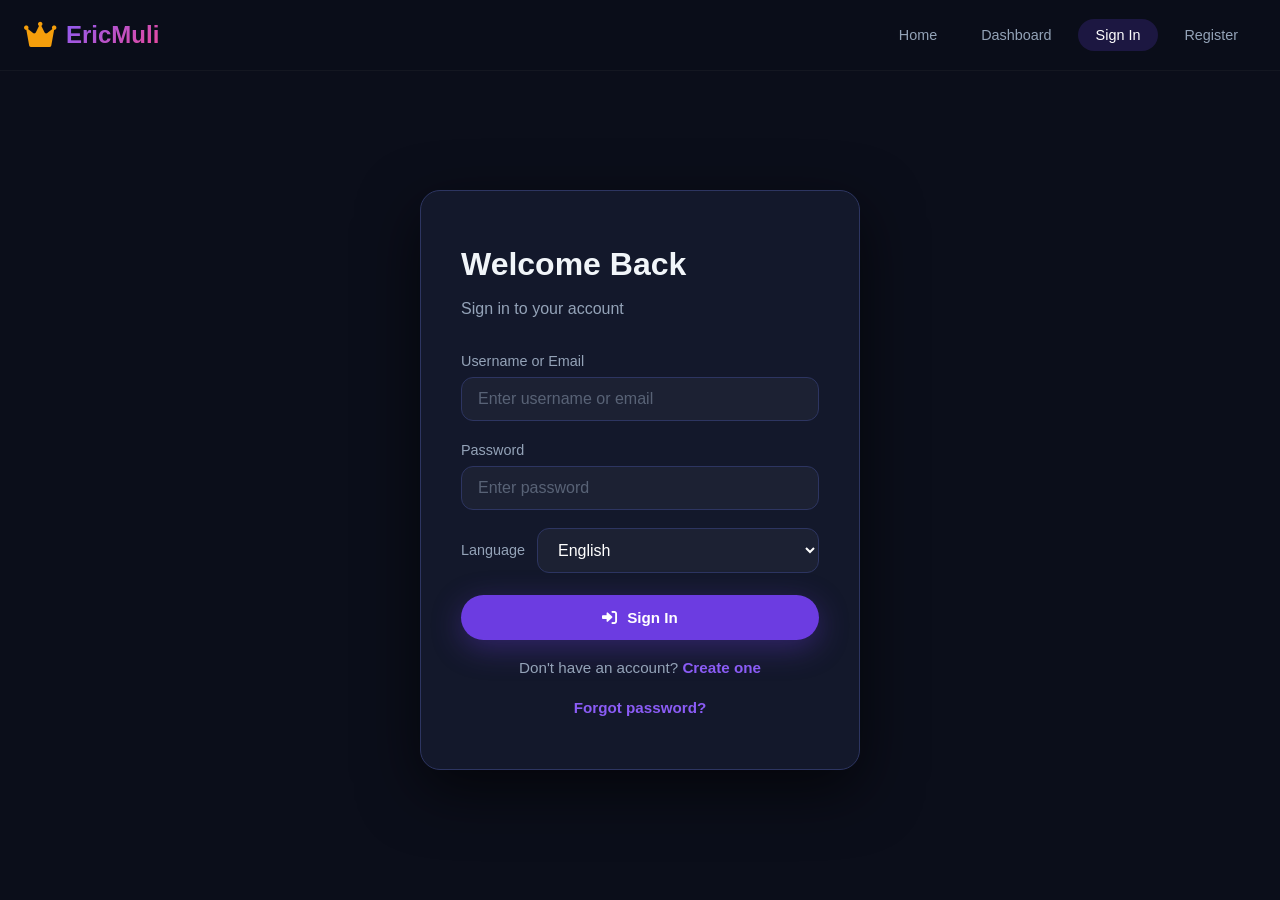
<file: dashboard.html>
<!DOCTYPE html>
<html lang="en">
<head>
    <meta charset="UTF-8">
    <meta name="viewport" content="width=device-width, initial-scale=1.0">
    <title>Dashboard</title>
    <link rel="stylesheet" href="style.css">
    <link rel="stylesheet" href="https://cdnjs.cloudflare.com/ajax/libs/font-awesome/6.0.0-beta3/css/all.min.css">
</head>
<body>
    <div class="toast-container" id="toastContainer"></div>
    <header>
        <div class="container nav">
            <a href="index.html" class="logo"><i class="fas fa-crown"></i><span>EricMuli</span></a>
            <ul class="nav-links" id="navLinks">
                <li><a href="index.html" data-page="home">Home</a></li>
                <li><a href="dashboard.html" class="active" data-page="dashboard">Dashboard</a></li>
                <li><a href="dashboard.html#beliefs" data-page="beliefs">Beliefs</a></li>
                <li><a href="dashboard.html#ai" data-page="ai-assistant">AI Assistant</a></li>
                <li id="adminNavLink" class="hidden"><a href="admin.html" data-page="admin">Admin</a></li>
                <li><a href="login.html" id="loginNavBtn" class="btn btn-sm">Sign In</a></li>
                <li><a href="#" id="logoutNavBtn" class="btn btn-sm btn-outline hidden">Logout</a></li>
            </ul>
            <button class="mobile-toggle" id="mobileToggle"><i class="fas fa-bars"></i></button>
        </div>
    </header>

    <section id="pageDashboard" style="padding-top:120px;">
        <div class="container">
            <div class="dash-header">
                <div>
                    <h2>👋 Welcome, <span id="dashUserName">Guest</span></h2>
                    <p style="color:var(--text-muted);" id="dashUserRole">Role: viewer</p>
                </div>
                <div class="user-badge">
                    <i class="fas fa-user-circle"></i>
                    <div>
                        <div id="dashBadgeName">Guest</div>
                        <div class="role" id="dashBadgeRole">viewer</div>
                    </div>
                </div>
            </div>

            <div class="dash-tabs">
                <button class="active" data-tab="media">📁 Media</button>
                <button data-tab="beliefs">📖 Beliefs</button>
                <button data-tab="ai">🤖 AI Assistant</button>
                <button data-tab="profile">⚙️ Profile</button>
                <button id="adminTabBtn" class="hidden" data-tab="admin-upload">⬆ Admin</button>
            </div>

            <!-- Media Tab -->
            <div class="dash-panel active" id="tabMedia">
                <div style="display:flex;gap:12px;flex-wrap:wrap;margin-bottom:16px;">
                    <button class="btn btn-sm" id="mediaFilterAll">All</button>
                    <button class="btn btn-sm btn-outline" id="mediaFilterPhotos">Photos</button>
                    <button class="btn btn-sm btn-outline" id="mediaFilterVideos">Videos</button>
                    <button class="btn btn-sm btn-outline" id="mediaFilterDocs">Documents</button>
                </div>
                <div class="media-grid" id="mediaGrid"></div>
                <p style="color:var(--text-muted);margin-top:16px;font-size:0.9rem;">
                    <i class="fas fa-info-circle"></i> Click a resource to view online. Download requires payment.
                </p>
            </div>

            <!-- Beliefs Tab -->
            <div class="dash-panel" id="tabBeliefs">
                <div class="belief-tabs">
                    <button class="active" data-belief="bible">✝ Bible</button>
                    <button data-belief="quran">☪ Quran</button>
                    <button data-belief="hindu">🕉 Hindu</button>
                    <button data-belief="buddhism">☸ Buddhism</button>
                    <button data-belief="other">🌍 Other</button>
                </div>
                <div id="beliefContent">
                    <div class="verse-card">
                        <div class="verse-text" id="beliefVerseText">"Faith is the substance of things hoped for, the evidence of things not seen."</div>
                        <div class="verse-ref">— <strong id="beliefVerseRef">Hebrews 11:1</strong> · Bible</div>
                    </div>
                    <div class="ai-gen-box">
                        <h4><i class="fas fa-wand-magic-sparkles" style="color:var(--secondary);"></i> AI Verse Generator</h4>
                        <textarea id="beliefPrompt" placeholder="Describe a theme (e.g., 'hope', 'peace', 'love')..."></textarea>
                        <div class="row">
                            <button class="btn btn-sm" id="genBeliefBtn"><i class="fas fa-cog"></i> Generate</button>
                            <button class="btn btn-sm btn-outline" id="randomBeliefBtn"><i class="fas fa-shuffle"></i> Random</button>
                        </div>
                        <div id="beliefGenResult" style="margin-top:12px;color:var(--text-muted);font-style:italic;"></div>
                    </div>
                </div>
            </div>

            <!-- AI Tab -->
            <div class="dash-panel" id="tabAI">
                <h4><i class="fas fa-robot" style="color:var(--primary-light);"></i> Multimedia AI Assistant</h4>
                <p style="color:var(--text-muted);margin-bottom:16px;">Ask about photos, videos, documents, books, research, or any topic.</p>
                <div class="chat-box">
                    <div class="chat-messages" id="chatMessages">
                        <div class="chat-msg ai">👋 Hello! I'm your AI assistant. Ask me anything about media, research, books, or beliefs.</div>
                    </div>
                    <div class="chat-input-row">
                        <input type="text" id="chatInput" placeholder="Ask me anything...">
                        <button class="btn btn-sm" id="chatSendBtn"><i class="fas fa-paper-plane"></i></button>
                    </div>
                </div>
            </div>

            <!-- Profile Tab -->
            <div class="dash-panel" id="tabProfile">
                <div style="max-width:480px;">
                    <h4>Account Settings</h4>
                    <label>Username</label>
                    <input type="text" id="profileUsername" disabled style="opacity:0.6;">
                    <label>Email</label>
                    <input type="email" id="profileEmail" disabled style="opacity:0.6;">
                    <label>Role</label>
                    <input type="text" id="profileRole" disabled style="opacity:0.6;">
                    <hr style="border-color:var(--border);margin:20px 0;">
                    <h5>Change Password</h5>
                    <label>Current Password</label>
                    <input type="password" id="profileCurrPwd" placeholder="Current password">
                    <label>New Password</label>
                    <input type="password" id="profileNewPwd" placeholder="New password">
                    <label>Confirm New Password</label>
                    <input type="password" id="profileConfirmPwd" placeholder="Confirm new password">
                    <button class="btn" id="profileChangePwdBtn"><i class="fas fa-key"></i> Update Password</button>
                    <hr style="border-color:var(--border);margin:20px 0;">
                    <h5>Language</h5>
                    <select id="profileLang">
                        <option value="en">English (Default)</option>
                        <option value="sw">Swahili</option>
                        <option value="fr">Français</option>
                        <option value="es">Español</option>
                        <option value="ar">العربية</option>
                    </select>
                    <button class="btn btn-sm btn-outline" id="profileLangBtn" style="margin-top:10px;"><i class="fas fa-globe"></i> Apply Language</button>
                </div>
            </div>

            <!-- Admin Upload Tab -->
            <div class="dash-panel" id="tabAdminUpload">
                <h4><i class="fas fa-upload" style="color:var(--secondary);"></i> Admin — Upload Resources</h4>
                <p style="color:var(--text-muted);margin-bottom:16px;">Only the admin (Eric Muli) can upload.</p>
                <div style="max-width:560px;">
                    <label>Category</label>
                    <select id="uploadCategory">
                        <option value="photo">Photo</option>
                        <option value="video">Video</option>
                        <option value="document">Document</option>
                    </select>
                    <label>Title</label>
                    <input type="text" id="uploadTitle" placeholder="Resource title">
                    <label>Description</label>
                    <input type="text" id="uploadDesc" placeholder="Short description">
                    <label>File URL</label>
                    <input type="text" id="uploadUrl" placeholder="https://example.com/file.jpg">
                    <button class="btn" id="uploadResourceBtn" style="margin-top:16px;width:100%;"><i class="fas fa-check"></i> Upload Resource</button>
                </div>
                <div style="margin-top:24px;">
                    <h5>📊 WhatsApp Auto-Reply Status</h5>
                    <div class="wa-status">
                        <i class="fab fa-whatsapp"></i>
                        <span>+245713868382 · +254753051262</span>
                        <span class="offline">(AI auto-reply active when offline)</span>
                    </div>
                </div>
            </div>
        </div>
    </section>

    <footer>
        <div class="container">
            <p>Made with ❤️ by <strong>Eric Muli</strong> · Dedicated to <strong>Faith Kaluki</strong></p>
        </div>
    </footer>

    <script src="config.js"></script>
    <script src="script.js"></script>
</body>
</html>
</file>
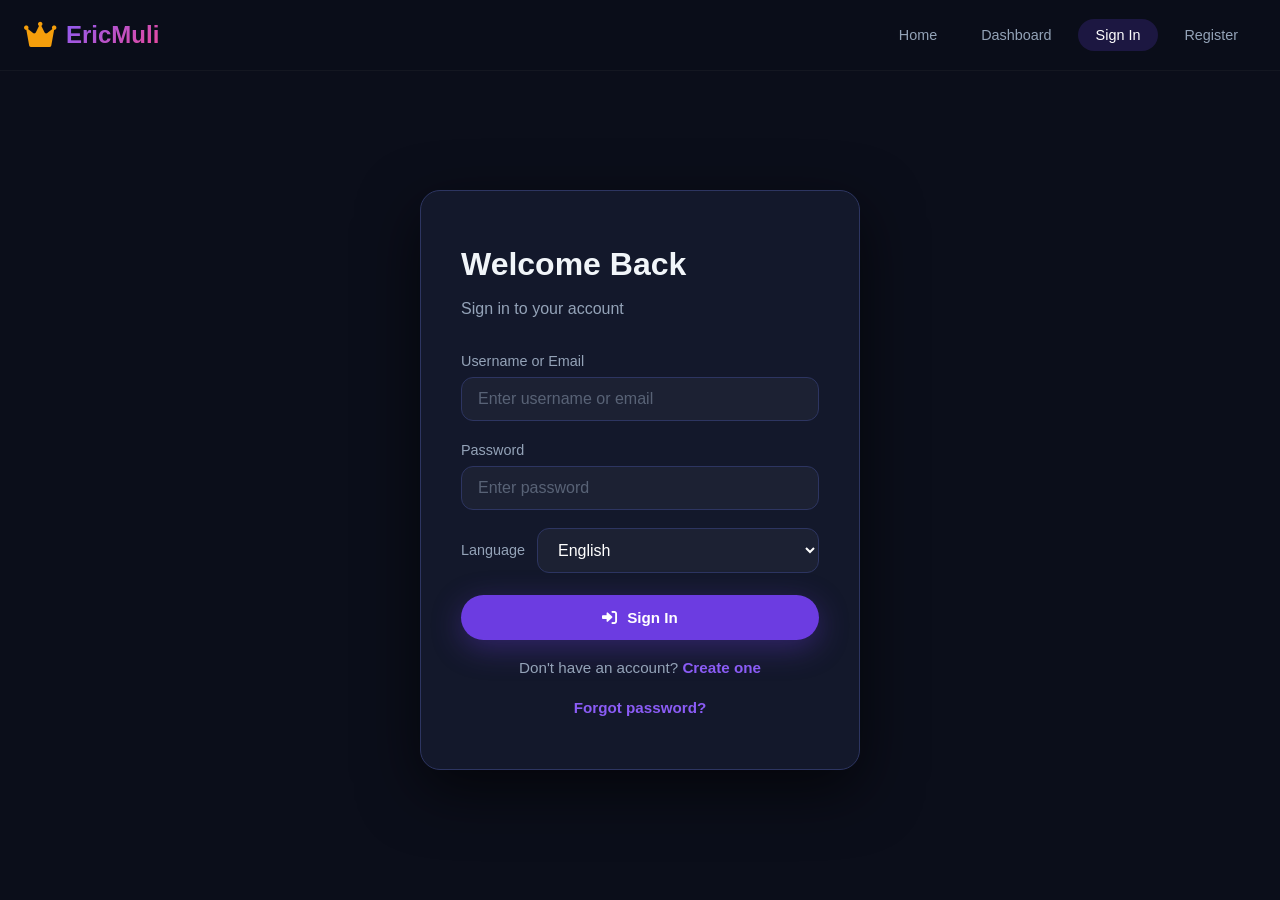
<file: login.html>
<!DOCTYPE html>
<html lang="en">
<head>
    <meta charset="UTF-8">
    <meta name="viewport" content="width=device-width, initial-scale=1.0">
    <title>Sign In</title>
    <link rel="stylesheet" href="style.css">
    <link rel="stylesheet" href="https://cdnjs.cloudflare.com/ajax/libs/font-awesome/6.0.0-beta3/css/all.min.css">
</head>
<body>
    <div class="toast-container" id="toastContainer"></div>
    <header>
        <div class="container nav">
            <a href="index.html" class="logo"><i class="fas fa-crown"></i><span>EricMuli</span></a>
            <ul class="nav-links">
                <li><a href="index.html">Home</a></li>
                <li><a href="dashboard.html">Dashboard</a></li>
                <li><a href="login.html" class="active">Sign In</a></li>
                <li><a href="register.html">Register</a></li>
            </ul>
        </div>
    </header>

    <section class="auth-section">
        <div class="auth-card">
            <h2>Welcome Back</h2>
            <p class="sub">Sign in to your account</p>
            <form id="loginForm">
                <label>Username or Email</label>
                <input type="text" id="loginUsername" placeholder="Enter username or email" required>
                <label>Password</label>
                <input type="password" id="loginPassword" placeholder="Enter password" required>
                <div class="lang-row">
                    <label for="loginLang">Language</label>
                    <select id="loginLang">
                        <option value="en">English</option>
                        <option value="sw">Swahili</option>
                        <option value="fr">Français</option>
                        <option value="es">Español</option>
                        <option value="ar">العربية</option>
                    </select>
                </div>
                <button type="submit" class="btn"><i class="fas fa-sign-in-alt"></i> Sign In</button>
                <div class="switch">Don't have an account? <a href="register.html">Create one</a></div>
                <div class="switch"><a href="#" id="forgotPwdLink">Forgot password?</a></div>
            </form>
        </div>
    </section>

    <script src="config.js"></script>
    <script src="script.js"></script>
</body>
</html>
</file>
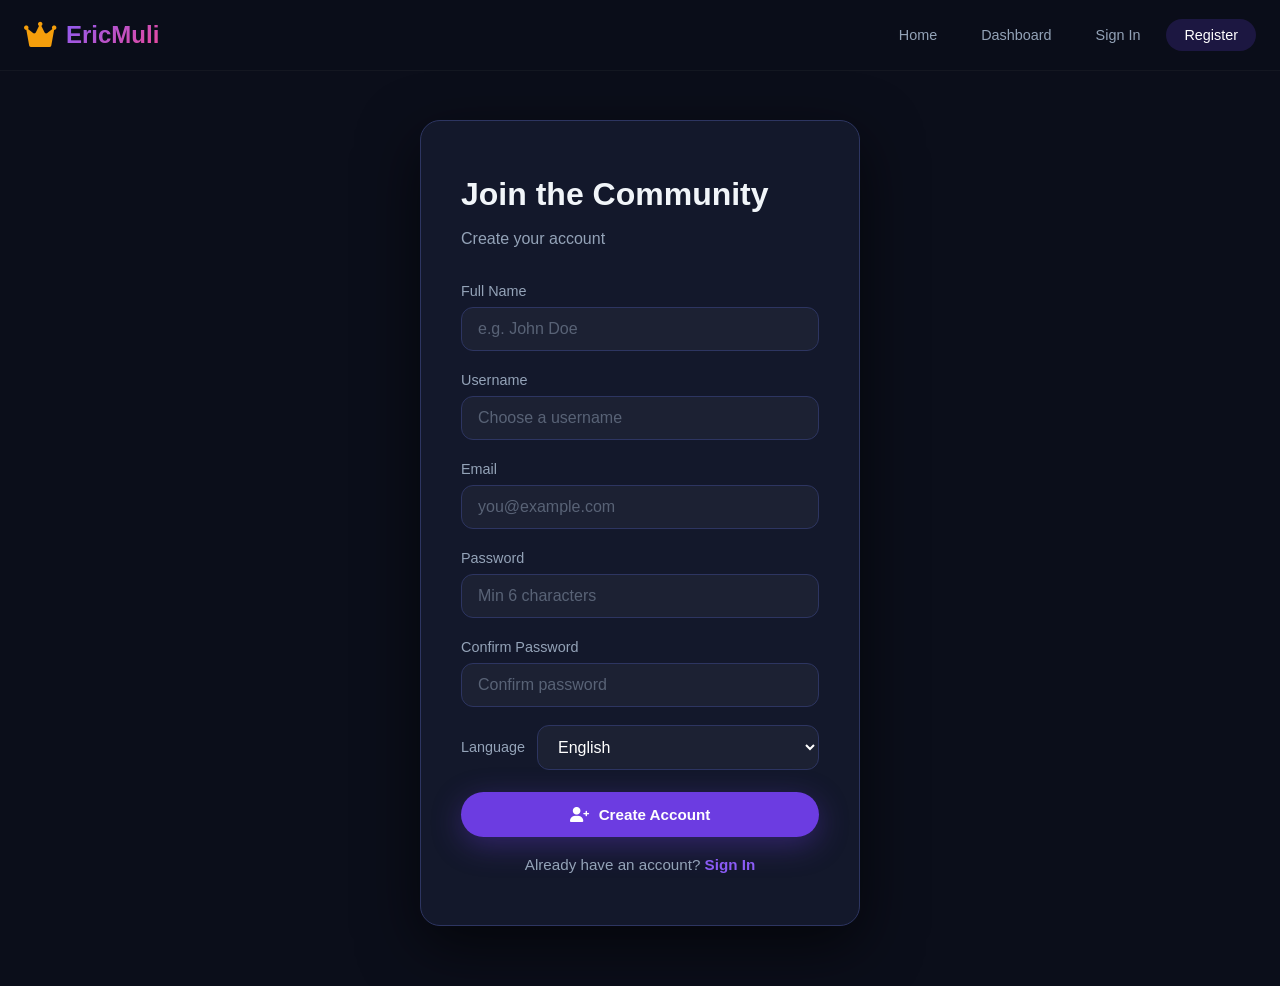
<file: register.html>
<!DOCTYPE html>
<html lang="en">
<head>
    <meta charset="UTF-8">
    <meta name="viewport" content="width=device-width, initial-scale=1.0">
    <title>Join</title>
    <link rel="stylesheet" href="style.css">
    <link rel="stylesheet" href="https://cdnjs.cloudflare.com/ajax/libs/font-awesome/6.0.0-beta3/css/all.min.css">
</head>
<body>
    <div class="toast-container" id="toastContainer"></div>
    <header>
        <div class="container nav">
            <a href="index.html" class="logo"><i class="fas fa-crown"></i><span>EricMuli</span></a>
            <ul class="nav-links">
                <li><a href="index.html">Home</a></li>
                <li><a href="dashboard.html">Dashboard</a></li>
                <li><a href="login.html">Sign In</a></li>
                <li><a href="register.html" class="active">Register</a></li>
            </ul>
        </div>
    </header>

    <section class="auth-section">
        <div class="auth-card">
            <h2>Join the Community</h2>
            <p class="sub">Create your account</p>
            <form id="registerForm">
                <label>Full Name</label>
                <input type="text" id="regFullname" placeholder="e.g. John Doe" required>
                <label>Username</label>
                <input type="text" id="regUsername" placeholder="Choose a username" required>
                <label>Email</label>
                <input type="email" id="regEmail" placeholder="you@example.com" required>
                <label>Password</label>
                <input type="password" id="regPassword" placeholder="Min 6 characters" required minlength="6">
                <label>Confirm Password</label>
                <input type="password" id="regConfirm" placeholder="Confirm password" required>
                <div class="lang-row">
                    <label for="regLang">Language</label>
                    <select id="regLang">
                        <option value="en">English</option>
                        <option value="sw">Swahili</option>
                        <option value="fr">Français</option>
                        <option value="es">Español</option>
                        <option value="ar">العربية</option>
                    </select>
                </div>
                <button type="submit" class="btn"><i class="fas fa-user-plus"></i> Create Account</button>
                <div class="switch">Already have an account? <a href="login.html">Sign In</a></div>
            </form>
        </div>
    </section>

    <script src="config.js"></script>
    <script src="script.js"></script>
</body>
</html>
</file>
<file: style.css>
/* style.css - full styling */
*,
*::before,
*::after {
    margin: 0;
    padding: 0;
    box-sizing: border-box;
}

:root {
    --primary: #6C3CE1;
    --primary-light: #8B5CF6;
    --primary-dark: #5B2CC0;
    --secondary: #F59E0B;
    --accent: #EC4899;
    --bg: #0B0E1A;
    --bg-card: #13182B;
    --bg-card-hover: #1A2140;
    --text: #F1F5F9;
    --text-muted: #94A3B8;
    --border: #2D3561;
    --shadow: 0 20px 60px rgba(0, 0, 0, 0.6);
    --radius: 20px;
    --radius-sm: 12px;
    --transition: 0.35s cubic-bezier(0.4, 0, 0.2, 1);
    --font: 'Inter', sans-serif;
}

html {
    scroll-behavior: smooth;
}

body {
    font-family: var(--font);
    background: var(--bg);
    color: var(--text);
    min-height: 100vh;
    line-height: 1.6;
    overflow-x: hidden;
}

::-webkit-scrollbar {
    width: 6px;
}
::-webkit-scrollbar-track {
    background: var(--bg);
}
::-webkit-scrollbar-thumb {
    background: var(--primary);
    border-radius: 10px;
}

.container {
    max-width: 1280px;
    margin: 0 auto;
    padding: 0 24px;
}

.btn {
    display: inline-flex;
    align-items: center;
    gap: 10px;
    padding: 14px 32px;
    border: none;
    border-radius: 60px;
    font-weight: 600;
    font-size: 0.95rem;
    cursor: pointer;
    transition: var(--transition);
    text-decoration: none;
    background: var(--primary);
    color: #fff;
    box-shadow: 0 8px 30px rgba(108, 60, 225, 0.35);
    font-family: var(--font);
}
.btn:hover {
    transform: translateY(-3px);
    box-shadow: 0 12px 40px rgba(108, 60, 225, 0.5);
    background: var(--primary-dark);
}
.btn-outline {
    background: transparent;
    border: 2px solid var(--primary);
    box-shadow: none;
}
.btn-outline:hover {
    background: var(--primary);
    border-color: var(--primary);
}
.btn-secondary {
    background: var(--secondary);
    box-shadow: 0 8px 30px rgba(245, 158, 11, 0.3);
}
.btn-secondary:hover {
    background: #D97706;
}
.btn-sm {
    padding: 8px 20px;
    font-size: 0.85rem;
}

.badge {
    display: inline-block;
    padding: 4px 14px;
    border-radius: 40px;
    font-size: 0.7rem;
    font-weight: 600;
    text-transform: uppercase;
    letter-spacing: 0.5px;
    background: var(--primary);
    color: #fff;
}

.section-title {
    font-size: 2.4rem;
    font-weight: 800;
    letter-spacing: -0.5px;
    margin-bottom: 12px;
}
.section-title span {
    background: linear-gradient(135deg, var(--primary-light), var(--accent));
    -webkit-background-clip: text;
    -webkit-text-fill-color: transparent;
}
.section-sub {
    color: var(--text-muted);
    font-size: 1.1rem;
    max-width: 600px;
}

.orb {
    position: fixed;
    width: 500px;
    height: 500px;
    border-radius: 50%;
    filter: blur(120px);
    opacity: 0.15;
    pointer-events: none;
    z-index: 0;
}
.orb-1 {
    top: -200px;
    right: -150px;
    background: var(--primary);
}
.orb-2 {
    bottom: -200px;
    left: -150px;
    background: var(--accent);
}

/* Header */
header {
    position: fixed;
    top: 0;
    left: 0;
    right: 0;
    z-index: 1000;
    padding: 16px 0;
    background: rgba(11, 14, 26, 0.8);
    backdrop-filter: blur(16px);
    border-bottom: 1px solid rgba(255, 255, 255, 0.04);
}
.nav {
    display: flex;
    align-items: center;
    justify-content: space-between;
}
.logo {
    display: flex;
    align-items: center;
    gap: 10px;
    font-size: 1.5rem;
    font-weight: 800;
    text-decoration: none;
    color: #fff;
    cursor: pointer;
}
.logo i {
    color: var(--secondary);
    font-size: 1.8rem;
}
.logo span {
    background: linear-gradient(135deg, var(--primary-light), var(--accent));
    -webkit-background-clip: text;
    -webkit-text-fill-color: transparent;
}

.nav-links {
    display: flex;
    align-items: center;
    gap: 8px;
    list-style: none;
}
.nav-links a {
    color: var(--text-muted);
    text-decoration: none;
    padding: 8px 18px;
    border-radius: 40px;
    font-weight: 500;
    font-size: 0.9rem;
    transition: var(--transition);
    cursor: pointer;
}
.nav-links a:hover,
.nav-links a.active {
    color: #fff;
    background: rgba(108, 60, 225, 0.2);
}
.nav-links .btn {
    padding: 8px 22px;
    font-size: 0.85rem;
}
.mobile-toggle {
    display: none;
    font-size: 1.6rem;
    color: #fff;
    background: none;
    border: none;
    cursor: pointer;
}

/* Hero */
.hero {
    position: relative;
    z-index: 1;
    min-height: 100vh;
    display: flex;
    align-items: center;
    padding: 120px 0 80px;
}
.hero-grid {
    display: grid;
    grid-template-columns: 1fr 1fr;
    gap: 60px;
    align-items: center;
}
.hero-content h1 {
    font-size: 3.6rem;
    font-weight: 800;
    line-height: 1.1;
    letter-spacing: -1px;
    margin-bottom: 16px;
}
.hero-content h1 span {
    background: linear-gradient(135deg, var(--primary-light), var(--accent));
    -webkit-background-clip: text;
    -webkit-text-fill-color: transparent;
}
.hero-content p {
    color: var(--text-muted);
    font-size: 1.15rem;
    max-width: 480px;
    margin-bottom: 28px;
}
.hero-buttons {
    display: flex;
    flex-wrap: wrap;
    gap: 14px;
}
.hero-dedication {
    margin-top: 24px;
    padding: 14px 24px;
    border-radius: var(--radius-sm);
    background: rgba(108, 60, 225, 0.1);
    border: 1px solid rgba(108, 60, 225, 0.15);
    display: inline-flex;
    align-items: center;
    gap: 12px;
    font-size: 0.95rem;
    color: var(--text-muted);
}
.hero-dedication i {
    color: var(--accent);
    font-size: 1.2rem;
}
.hero-dedication strong {
    color: #fff;
}

.hero-image {
    display: flex;
    flex-direction: column;
    align-items: center;
    gap: 20px;
}
.hero-image .img-wrap {
    width: 100%;
    max-width: 420px;
    aspect-ratio: 1/1;
    border-radius: var(--radius);
    overflow: hidden;
    border: 3px solid rgba(108, 60, 225, 0.2);
    box-shadow: var(--shadow);
    background: var(--bg-card);
    display: flex;
    align-items: center;
    justify-content: center;
    position: relative;
}
.hero-image .img-wrap img {
    width: 100%;
    height: 100%;
    object-fit: cover;
}
.hero-image .img-wrap .placeholder-icon {
    font-size: 4rem;
    color: var(--text-muted);
    opacity: 0.3;
}
.hero-image .img-row {
    display: flex;
    gap: 16px;
    width: 100%;
    max-width: 420px;
}
.hero-image .img-row .img-wrap {
    flex: 1;
    aspect-ratio: 1/1;
    max-width: 130px;
    border-radius: var(--radius-sm);
    border-color: rgba(108, 60, 225, 0.1);
}

/* Features */
section {
    position: relative;
    z-index: 1;
    padding: 80px 0;
}
section.alt {
    background: rgba(19, 24, 43, 0.4);
}
.features-grid {
    display: grid;
    grid-template-columns: repeat(auto-fit, minmax(200px, 1fr));
    gap: 24px;
    margin-top: 40px;
}
.feature-card {
    background: var(--bg-card);
    padding: 28px 22px;
    border-radius: var(--radius-sm);
    border: 1px solid var(--border);
    transition: var(--transition);
    text-align: center;
}
.feature-card:hover {
    transform: translateY(-6px);
    border-color: var(--primary);
    box-shadow: 0 12px 40px rgba(0, 0, 0, 0.3);
    background: var(--bg-card-hover);
}
.feature-card i {
    font-size: 2.4rem;
    color: var(--primary-light);
    margin-bottom: 12px;
}
.feature-card h4 {
    font-size: 1.1rem;
    font-weight: 600;
    margin-bottom: 4px;
}
.feature-card p {
    color: var(--text-muted);
    font-size: 0.9rem;
}

/* Auth */
.auth-section {
    min-height: 100vh;
    display: flex;
    align-items: center;
    justify-content: center;
    padding: 120px 24px 60px;
}
.auth-card {
    background: var(--bg-card);
    border-radius: var(--radius);
    padding: 48px 40px;
    max-width: 440px;
    width: 100%;
    border: 1px solid var(--border);
    box-shadow: var(--shadow);
}
.auth-card h2 {
    font-size: 2rem;
    font-weight: 700;
    margin-bottom: 6px;
}
.auth-card p.sub {
    color: var(--text-muted);
    margin-bottom: 28px;
}
.auth-card label {
    display: block;
    font-weight: 500;
    font-size: 0.9rem;
    margin-bottom: 4px;
    color: var(--text-muted);
}
.auth-card input,
.auth-card select {
    width: 100%;
    padding: 12px 16px;
    border-radius: var(--radius-sm);
    border: 1px solid var(--border);
    background: rgba(255, 255, 255, 0.04);
    color: #fff;
    font-size: 1rem;
    transition: var(--transition);
    margin-bottom: 18px;
    font-family: var(--font);
}
.auth-card input:focus,
.auth-card select:focus {
    outline: none;
    border-color: var(--primary);
    box-shadow: 0 0 0 3px rgba(108, 60, 225, 0.2);
}
.auth-card input::placeholder {
    color: var(--text-muted);
    opacity: 0.5;
}
.auth-card .btn {
    width: 100%;
    justify-content: center;
    margin-top: 4px;
}
.auth-card .switch {
    text-align: center;
    margin-top: 16px;
    color: var(--text-muted);
    font-size: 0.95rem;
}
.auth-card .switch a {
    color: var(--primary-light);
    text-decoration: none;
    font-weight: 600;
    cursor: pointer;
}
.auth-card .switch a:hover {
    text-decoration: underline;
}
.auth-card .lang-row {
    display: flex;
    gap: 12px;
    align-items: center;
    margin-bottom: 18px;
}
.auth-card .lang-row label {
    margin: 0;
}
.auth-card .lang-row select {
    margin: 0;
    flex: 1;
}

/* Dashboard */
.dash-header {
    display: flex;
    justify-content: space-between;
    align-items: center;
    flex-wrap: wrap;
    gap: 16px;
    margin-bottom: 32px;
}
.dash-header h2 {
    font-size: 2rem;
    font-weight: 700;
}
.dash-header .user-badge {
    display: flex;
    align-items: center;
    gap: 12px;
    padding: 8px 20px 8px 16px;
    border-radius: 60px;
    background: var(--bg-card);
    border: 1px solid var(--border);
}
.dash-header .user-badge i {
    font-size: 1.4rem;
    color: var(--primary-light);
}
.dash-header .user-badge .role {
    font-size: 0.7rem;
    text-transform: uppercase;
    letter-spacing: 0.5px;
    color: var(--secondary);
    font-weight: 600;
}

.dash-tabs {
    display: flex;
    flex-wrap: wrap;
    gap: 6px;
    margin-bottom: 32px;
    border-bottom: 1px solid var(--border);
    padding-bottom: 4px;
}
.dash-tabs button {
    background: none;
    border: none;
    padding: 10px 22px;
    border-radius: 40px;
    color: var(--text-muted);
    font-weight: 500;
    font-size: 0.9rem;
    cursor: pointer;
    transition: var(--transition);
    font-family: var(--font);
}
.dash-tabs button:hover {
    color: #fff;
    background: rgba(108, 60, 225, 0.1);
}
.dash-tabs button.active {
    color: #fff;
    background: var(--primary);
}

.dash-panel {
    display: none;
    animation: fadeUp 0.4s ease;
}
.dash-panel.active {
    display: block;
}
@keyframes fadeUp {
    from {
        opacity: 0;
        transform: translateY(16px);
    }
    to {
        opacity: 1;
        transform: translateY(0);
    }
}

.media-grid {
    display: grid;
    grid-template-columns: repeat(auto-fill, minmax(180px, 1fr));
    gap: 20px;
    margin-top: 16px;
}
.media-item {
    background: var(--bg-card);
    border-radius: var(--radius-sm);
    overflow: hidden;
    border: 1px solid var(--border);
    transition: var(--transition);
}
.media-item:hover {
    border-color: var(--primary);
    transform: scale(1.02);
}
.media-item .thumb {
    aspect-ratio: 16/10;
    background: var(--bg-card-hover);
    display: flex;
    align-items: center;
    justify-content: center;
    font-size: 3rem;
    color: var(--text-muted);
    opacity: 0.5;
}
.media-item .info {
    padding: 12px 16px;
}
.media-item .info h5 {
    font-weight: 600;
    font-size: 0.95rem;
}
.media-item .info p {
    color: var(--text-muted);
    font-size: 0.8rem;
}
.media-item .info .actions {
    display: flex;
    gap: 8px;
    margin-top: 8px;
    flex-wrap: wrap;
}
.media-item .info .actions .btn {
    padding: 4px 14px;
    font-size: 0.7rem;
}

/* Beliefs */
.verse-card {
    background: var(--bg-card);
    border-radius: var(--radius-sm);
    padding: 28px 32px;
    border-left: 4px solid var(--secondary);
    margin-bottom: 20px;
}
.verse-card .verse-text {
    font-size: 1.2rem;
    font-style: italic;
    font-weight: 500;
    line-height: 1.6;
}
.verse-card .verse-ref {
    margin-top: 8px;
    color: var(--text-muted);
    font-size: 0.95rem;
}
.verse-card .verse-ref strong {
    color: var(--secondary);
}

.belief-tabs {
    display: flex;
    flex-wrap: wrap;
    gap: 8px;
    margin-bottom: 20px;
}
.belief-tabs button {
    padding: 8px 20px;
    border-radius: 40px;
    border: 1px solid var(--border);
    background: transparent;
    color: var(--text-muted);
    cursor: pointer;
    transition: var(--transition);
    font-family: var(--font);
    font-weight: 500;
    font-size: 0.85rem;
}
.belief-tabs button:hover {
    border-color: var(--primary);
    color: #fff;
}
.belief-tabs button.active {
    background: var(--primary);
    border-color: var(--primary);
    color: #fff;
}

.ai-gen-box {
    margin-top: 20px;
    background: var(--bg-card);
    border-radius: var(--radius-sm);
    padding: 24px;
    border: 1px solid var(--border);
}
.ai-gen-box textarea {
    width: 100%;
    padding: 14px;
    border-radius: var(--radius-sm);
    border: 1px solid var(--border);
    background: rgba(255, 255, 255, 0.04);
    color: #fff;
    font-size: 0.95rem;
    resize: vertical;
    min-height: 80px;
    font-family: var(--font);
}
.ai-gen-box textarea:focus {
    outline: none;
    border-color: var(--primary);
}
.ai-gen-box .row {
    display: flex;
    gap: 12px;
    margin-top: 12px;
    flex-wrap: wrap;
}

.chat-box {
    background: var(--bg-card);
    border-radius: var(--radius-sm);
    border: 1px solid var(--border);
    overflow: hidden;
    margin-top: 16px;
}
.chat-messages {
    padding: 20px;
    max-height: 320px;
    overflow-y: auto;
    display: flex;
    flex-direction: column;
    gap: 12px;
}
.chat-msg {
    padding: 12px 18px;
    border-radius: var(--radius-sm);
    max-width: 80%;
    font-size: 0.95rem;
    animation: fadeUp 0.3s ease;
}
.chat-msg.user {
    align-self: flex-end;
    background: var(--primary);
    color: #fff;
}
.chat-msg.ai {
    align-self: flex-start;
    background: var(--bg-card-hover);
    border: 1px solid var(--border);
}
.chat-input-row {
    display: flex;
    gap: 10px;
    padding: 12px 16px;
    border-top: 1px solid var(--border);
    background: rgba(0, 0, 0, 0.2);
}
.chat-input-row input {
    flex: 1;
    padding: 10px 16px;
    border-radius: 40px;
    border: 1px solid var(--border);
    background: rgba(255, 255, 255, 0.04);
    color: #fff;
    font-size: 0.95rem;
    font-family: var(--font);
}
.chat-input-row input:focus {
    outline: none;
    border-color: var(--primary);
}
.chat-input-row .btn {
    padding: 10px 20px;
    border-radius: 40px;
}

.upload-area {
    border: 2px dashed var(--border);
    border-radius: var(--radius-sm);
    padding: 40px;
    text-align: center;
    transition: var(--transition);
    cursor: pointer;
}
.upload-area:hover {
    border-color: var(--primary);
    background: rgba(108, 60, 225, 0.05);
}
.upload-area i {
    font-size: 3rem;
    color: var(--text-muted);
    opacity: 0.3;
    margin-bottom: 12px;
}
.upload-area p {
    color: var(--text-muted);
}

.wa-status {
    display: inline-flex;
    align-items: center;
    gap: 10px;
    padding: 10px 20px;
    border-radius: 40px;
    background: rgba(37, 211, 102, 0.1);
    border: 1px solid rgba(37, 211, 102, 0.2);
    color: #25D366;
    font-weight: 500;
    font-size: 0.9rem;
}
.wa-status i {
    font-size: 1.2rem;
}
.wa-status .offline {
    color: var(--text-muted);
}

/* Footer */
footer {
    position: relative;
    z-index: 1;
    padding: 40px 0;
    border-top: 1px solid var(--border);
    text-align: center;
    color: var(--text-muted);
    font-size: 0.9rem;
}
footer strong {
    color: #fff;
}

/* Toast */
.toast-container {
    position: fixed;
    bottom: 24px;
    right: 24px;
    z-index: 9999;
    display: flex;
    flex-direction: column;
    gap: 10px;
}
.toast {
    padding: 14px 24px;
    border-radius: var(--radius-sm);
    background: var(--bg-card);
    border: 1px solid var(--border);
    box-shadow: var(--shadow);
    color: #fff;
    font-size: 0.95rem;
    animation: slideUp 0.4s ease;
    max-width: 360px;
    backdrop-filter: blur(8px);
}
.toast.success {
    border-left: 4px solid #22C55E;
}
.toast.error {
    border-left: 4px solid #EF4444;
}
.toast.info {
    border-left: 4px solid var(--primary-light);
}
@keyframes slideUp {
    from {
        opacity: 0;
        transform: translateY(20px);
    }
    to {
        opacity: 1;
        transform: translateY(0);
    }
}

.hidden {
    display: none !important;
}
.text-center {
    text-align: center;
}
.mt-8 {
    margin-top: 8px;
}
.mt-16 {
    margin-top: 16px;
}
.mt-24 {
    margin-top: 24px;
}

/* Responsive */
@media (max-width: 992px) {
    .hero-grid {
        grid-template-columns: 1fr;
        text-align: center;
    }
    .hero-content p {
        margin: 0 auto 28px;
    }
    .hero-buttons {
        justify-content: center;
    }
    .hero-dedication {
        justify-content: center;
    }
    .hero-image .img-wrap {
        max-width: 320px;
        margin: 0 auto;
    }
    .hero-image .img-row {
        justify-content: center;
    }
    .section-title {
        font-size: 2rem;
    }
}
@media (max-width: 768px) {
    .nav-links {
        display: none;
        flex-direction: column;
        position: absolute;
        top: 100%;
        left: 0;
        right: 0;
        background: var(--bg);
        padding: 20px 24px;
        border-bottom: 1px solid var(--border);
        gap: 6px;
    }
    .nav-links.open {
        display: flex;
    }
    .mobile-toggle {
        display: block;
    }
    .hero-content h1 {
        font-size: 2.4rem;
    }
    .auth-card {
        padding: 32px 20px;
    }
    .dash-tabs button {
        padding: 6px 14px;
        font-size: 0.8rem;
    }
    .media-grid {
        grid-template-columns: repeat(auto-fill, minmax(140px, 1fr));
    }
    .verse-card .verse-text {
        font-size: 1rem;
    }
    .chat-msg {
        max-width: 95%;
    }
}
@media (max-width: 480px) {
    .hero-content h1 {
        font-size: 1.8rem;
    }
    .hero-image .img-wrap {
        max-width: 240px;
    }
    .hero-image .img-row .img-wrap {
        max-width: 80px;
    }
    .section-title {
        font-size: 1.6rem;
    }
    .features-grid {
        grid-template-columns: 1fr 1fr;
    }
}
</file>
